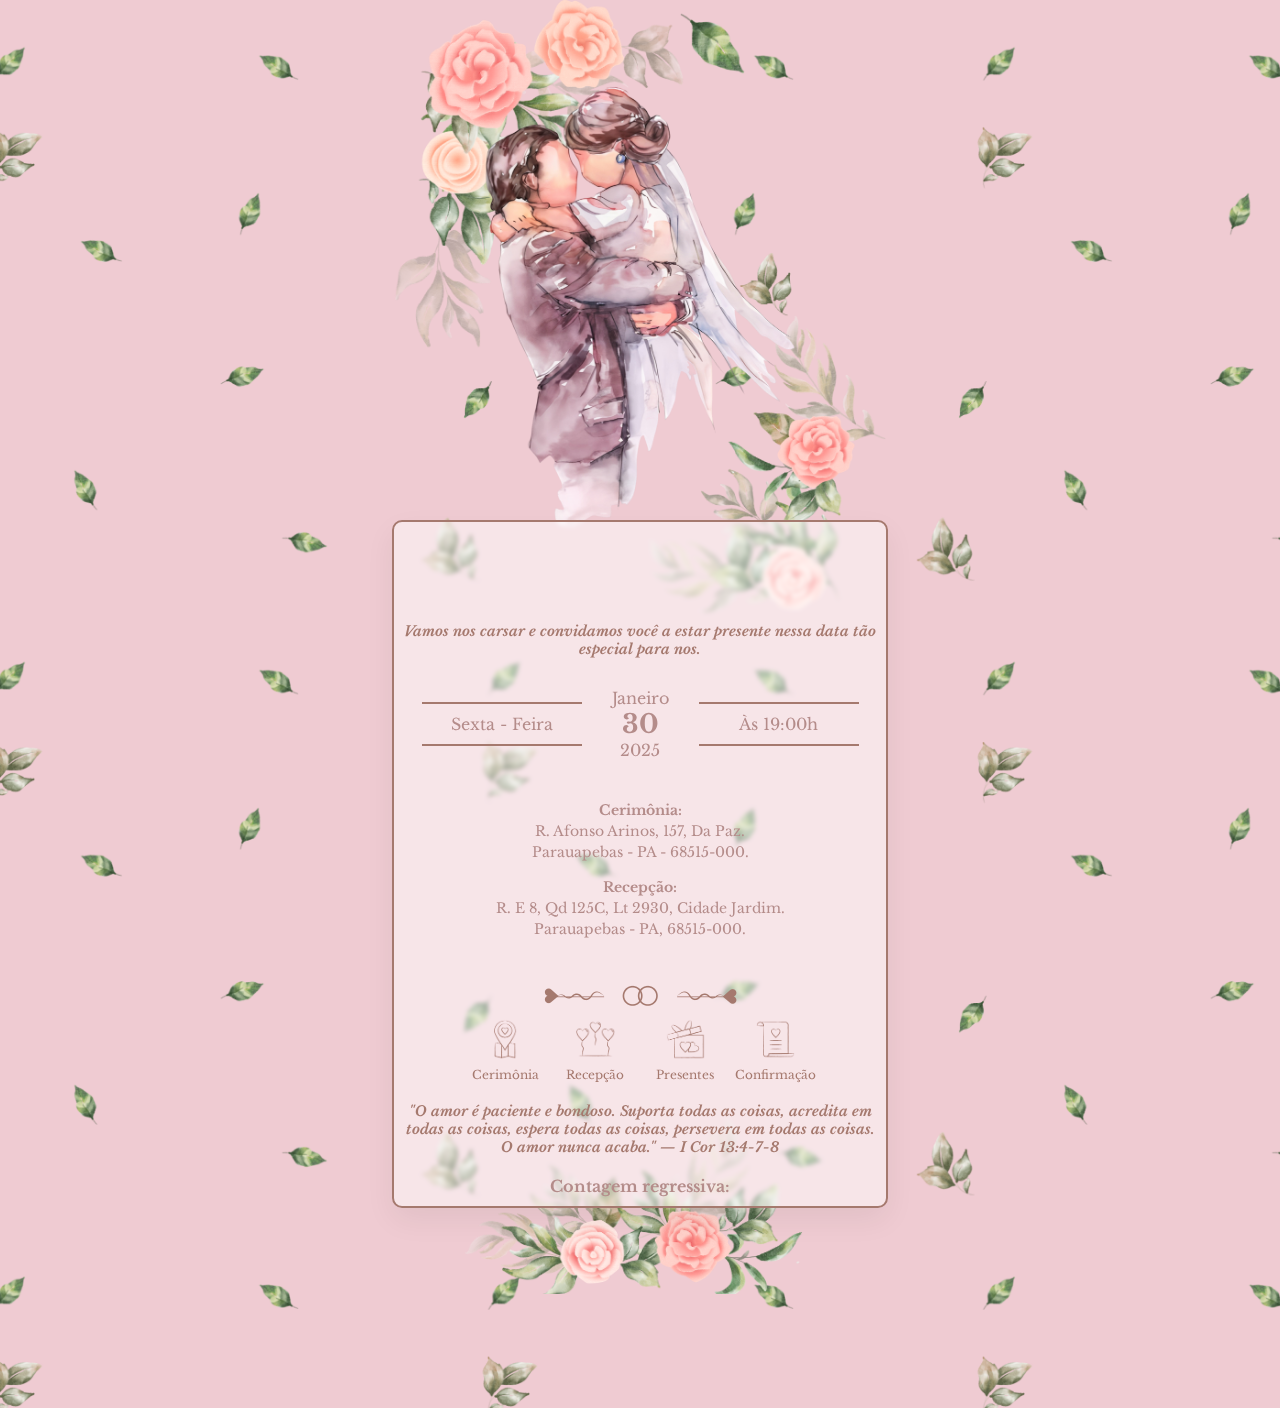
<file: index.html>
<!DOCTYPE html>
<html lang="en">

<head>
  <meta charset="UTF-8">
  <meta name="viewport" content="width=device-width, initial-scale=1.0">
  <link rel="preconnect" href="https://fonts.googleapis.com">
  <link rel="preconnect" href="https://fonts.gstatic.com" crossorigin>
  <link href="https://fonts.googleapis.com/css2?family=Great+Vibes&family=Libre+Baskerville:wght@400;700&display=swap" rel="stylesheet">
  <link href="style.css" rel="stylesheet">
  <title>Convite de Casamento — Patrícia & Matheus</title>
</head>

<body>

  <header>
  </header>

  <main>

    <div class="box">
      <h1 class="fade-in zoom">Patrícia & Matheus</h1>

      <p class="verse">Vamos nos carsar e convidamos você a estar presente nessa data tão especial para nos.</p>

      <div class="date-box">
        <div class="date">
          <span>Sexta - Feira</span>
        </div>
        <div class="day">
          </span>Janeiro</span>
          <strong>30</strong>
          <span>2025</span>
        </div>
        <div class="date">
          <span>Às 19:00h</span>
        </div>
      </div>

      <div class="info">
        <p><strong>Cerimônia:</strong><br>R. Afonso Arinos, 157, Da Paz. <br> Parauapebas - PA - 68515-000.</p>
        <p><strong>Recepção:</strong><br>R. E 8, Qd 125C, Lt 2930, Cidade Jardim. <br> Parauapebas - PA, 68515-000.</p>
      </div>

      <div class="sep"><!-- Imagem de separação de icones icones --></div>

      <div class="icons">
        <!-- https://maps.app.goo.gl/iTXWbjFsSzmAhUM29 -->
        <a href="cermonia.html" class="icon">
          <div class="cerim"><!-- Icone da localização da Cerimonia --></div>Cerimônia
        </a>
        <a href="recepcao.html" class="icon">
          <div class="recep"><!-- Icone da localização da Recepção --></div>Recepção
        </a>
        <a href="https://noivos.casar.com/matheus-patricia" class="icon">
          <div class="list"><!-- Icone da lista de Presentes --></div>Presentes
        </a>
        <a href="form.html" class="icon">
          <div class="confirm"><!-- Icone da lista de Confirmação --></div>Confirmação
        </a>
        <!-- <a href="#" class="icon">Pix</a> -->

      </div>

      <p class="verse">
        "O amor é paciente e bondoso. Suporta todas as coisas, acredita em todas as coisas, espera todas as coisas,
        persevera em todas as coisas. O amor nunca acaba." — I Cor 13:4-7-8
      </p>

      <div class="contagem">
        <p class="cont">Contagem regressiva:</p>
        <div class="countdown" id="timer">
        </div>
      </div>

    </div>

    
    
  </main>

  <footer>
  </footer>
<script src="script.js"></script>
</body>


</html>
</file>
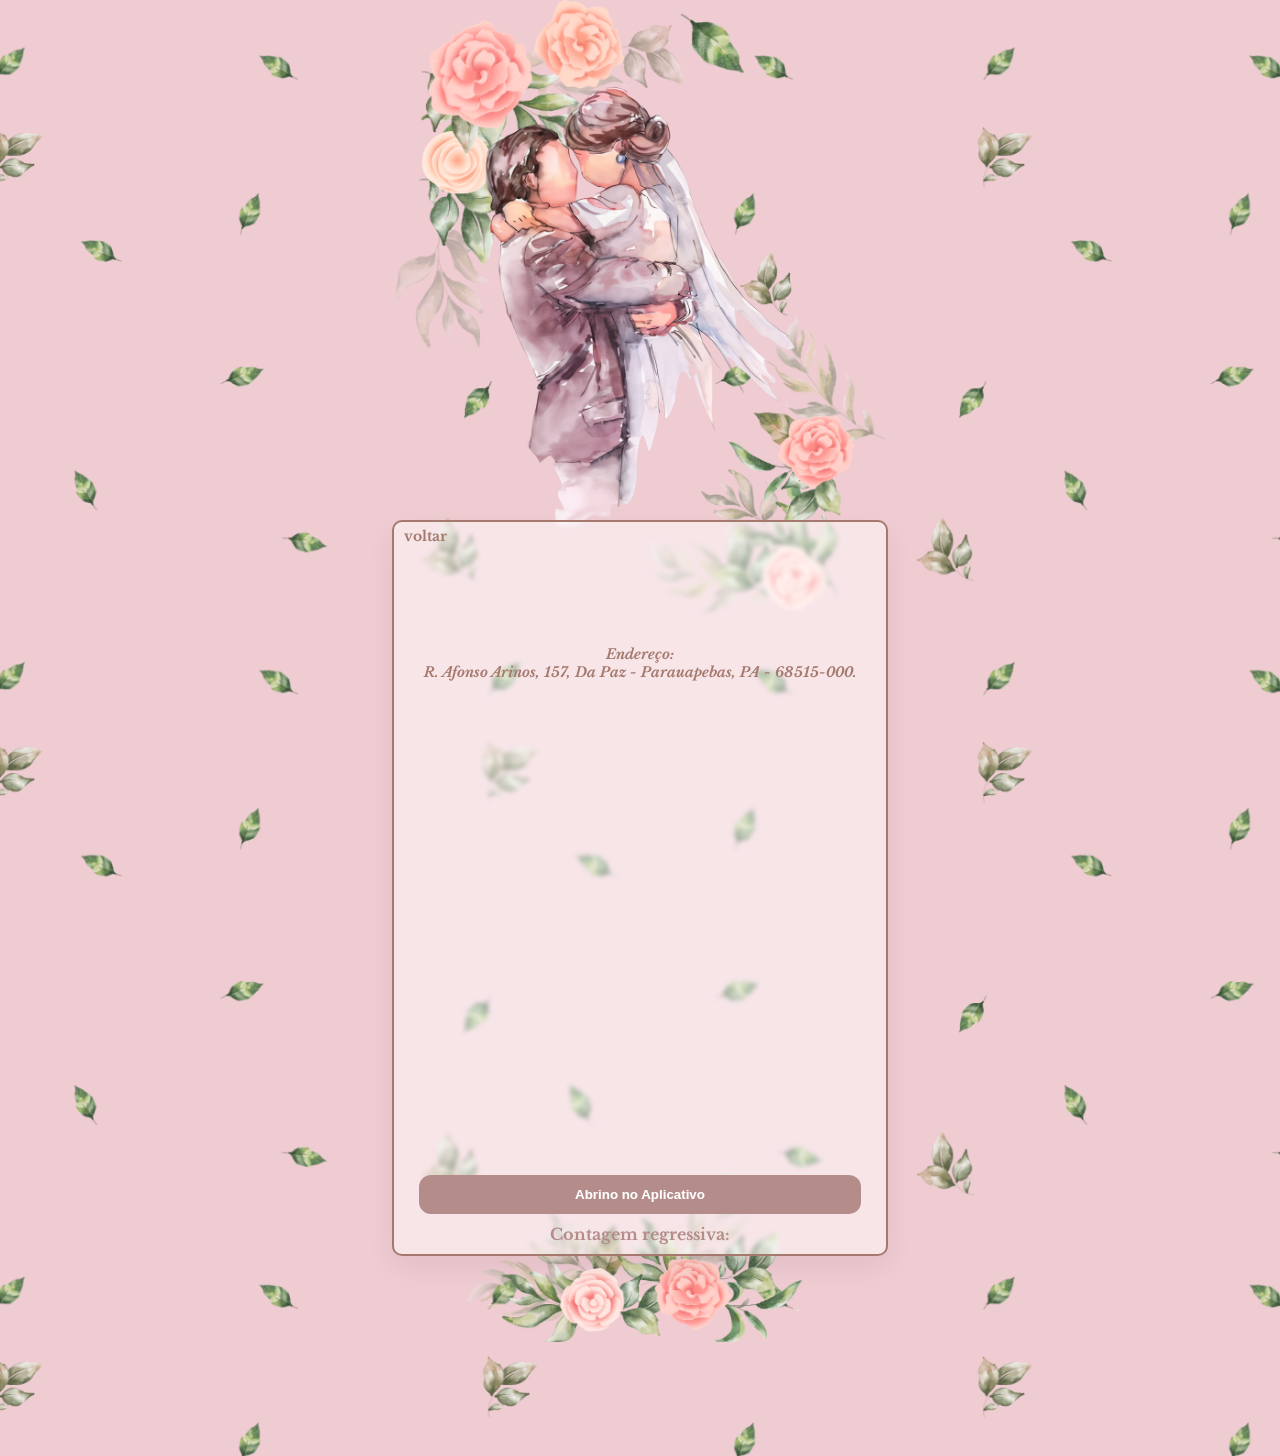
<file: cermonia.html>
<!DOCTYPE html>
<html lang="en">

<head>
  <meta charset="UTF-8">
  <meta name="viewport" content="width=device-width, initial-scale=1.0">
  <link rel="preconnect" href="https://fonts.googleapis.com">
  <link rel="preconnect" href="https://fonts.gstatic.com" crossorigin>
  <link href="https://fonts.googleapis.com/css2?family=Great+Vibes&family=Libre+Baskerville:wght@400;700&display=swap" rel="stylesheet">
  <link href="style.css" rel="stylesheet">
  <title>Convite de Casamento — Matheus & Patrícia</title>
</head>

<body>

<header>
</header>

<main>
    <div class="box">

        <a href="index.html" class="back">voltar</a>  

        <h1 class="fade-in zoom">Localização da Cerimônia</h1>
        <p class="verse">Endereço: <br>
            R. Afonso Arinos, 157, Da Paz - Parauapebas, PA - 68515-000.</p>

        <iframe class="frame"
            src="https://www.google.com/maps/embed?pb=!1m14!1m8!1m3!1d495.9187574656263!2d-49.8905521!3d-6.0834482!3m2!1i1024!2i768!4f13.1!3m3!1m2!1s0x92dd519523b8fb79%3A0x72c524d7237fddd0!2sSal%C3%A3o%20do%20Reino%20das%20Testemunhas%20de%20Jeov%C3%A1!5e0!3m2!1spt-BR!2sbr!4v1755284724655!5m2!1spt-BR!2sbr" 
            width="90%" 
            height="450" 
            style="border:0;" 
            allowfullscreen="none" 
            loading="lazy"
            referrerpolicy="no-referrer-when-downgrade">
        </iframe>




        <br>
        <button id="bnt.app" type="button">Abrino no Aplicativo</button> 

        <script>

            document.getElementById('bnt.app').addEventListener('click', () => {
            window.location.href = 'https://maps.app.goo.gl/iTXWbjFsSzmAhUM29';
            });

        </script>


        <div class="contagem">
        <p class="cont">Contagem regressiva:</p>
        <div class="countdown" id="timer">
        </div>
         </div>

    </div>
</main>

<footer>
</footer>

<script src="script.js"></script>
</body>
</html>
</file>
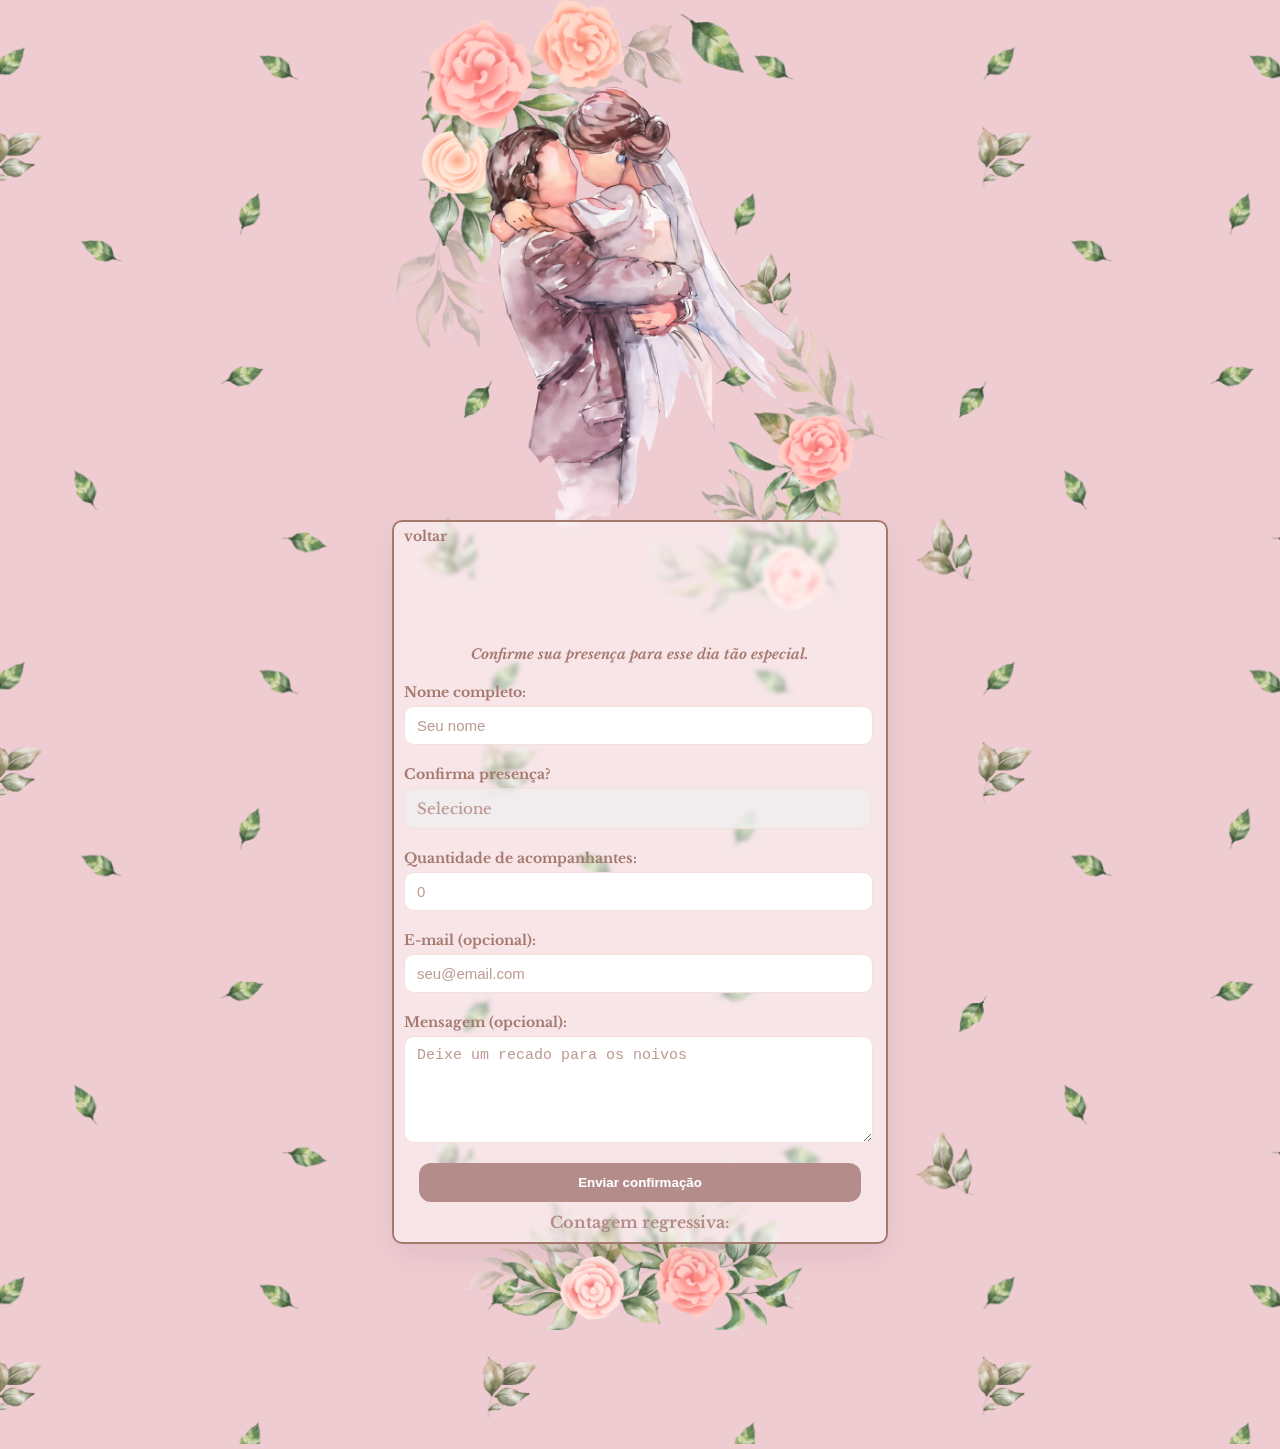
<file: form.html>
<!DOCTYPE html>
<html lang="en">
<head>
    <meta charset="UTF-8">
    <meta name="viewport" content="width=device-width, initial-scale=1.0">
    <link rel="preconnect" href="https://fonts.googleapis.com">
    <link rel="preconnect" href="https://fonts.gstatic.com" crossorigin>
    <link href="https://fonts.googleapis.com/css2?family=Great+Vibes&family=Libre+Baskerville:wght@400;700&display=swap" rel="stylesheet">
    <link rel="stylesheet" href="style.css">
    <title>Confirmação de presença</title>
</head>
<body>
    
<header>
</header>

<main>
    <div class="box">

    <a href="index.html" class="back">voltar</a>    

    <h1 class="fade-in zoom">Confirmação</h1>
    <p class="verse" id="verse">Confirme sua presença para esse dia tão especial.</p>

        <form id="rsvp-form" autocomplete="on" novalidate>

            <label for="nome">Nome completo:</label>
            <input id="nome" name="nome" type="text" required placeholder="Seu nome">

            <label for="confirmacao">Confirma presença?</label>
            <select id="confirmacao" name="confirmacao" required>
                <option value="">Selecione</option>
                <option value="Sim">Sim</option>
                <option value="Não">Não</option>
                <option value="Talvez">Talvez</option>
            </select>

            <label for="qtd">Quantidade de acompanhantes:</label>
            <input id="qtd" name="qtd" type="number" min="0" step="1" placeholder="0">

            <label for="email">E-mail (opcional):</label>
            <input id="email" name="email" type="email" placeholder="seu@email.com">

            <label for="mensagem">Mensagem (opcional):</label>
            <textarea id="mensagem" name="mensagem" rows="5" placeholder="Deixe um recado para os noivos"></textarea>

            <button id="btn-enviar" type="submit">Enviar confirmação</button>
            <div id="form-erro" role="alert" style="display:none;margin-top:8px;">Houve um erro. Tente novamente.</div>

        </form>

        <div id="success" style="display:none;text-align:center;">
            <p style="font-family:'Great Vibes',cursive;font-size:28px;margin:0 0 6px;">💖 Obrigado!</p>
            <p style="margin:0 0 16px;">Sua confirmação foi registrada com sucesso.</p>
            <button id="voltar-topo" type="button">Voltar ao início</button> 
        </div>

        <div class="contagem">
        <p class="cont">Contagem regressiva:</p>
        <div class="countdown" id="timer">
        </div>
      </div>

    </div>

</main>

<footer>
</footer>

<script src="form-script.js"></script>
<script src="script.js"></script>
</body>
</html>
</file>
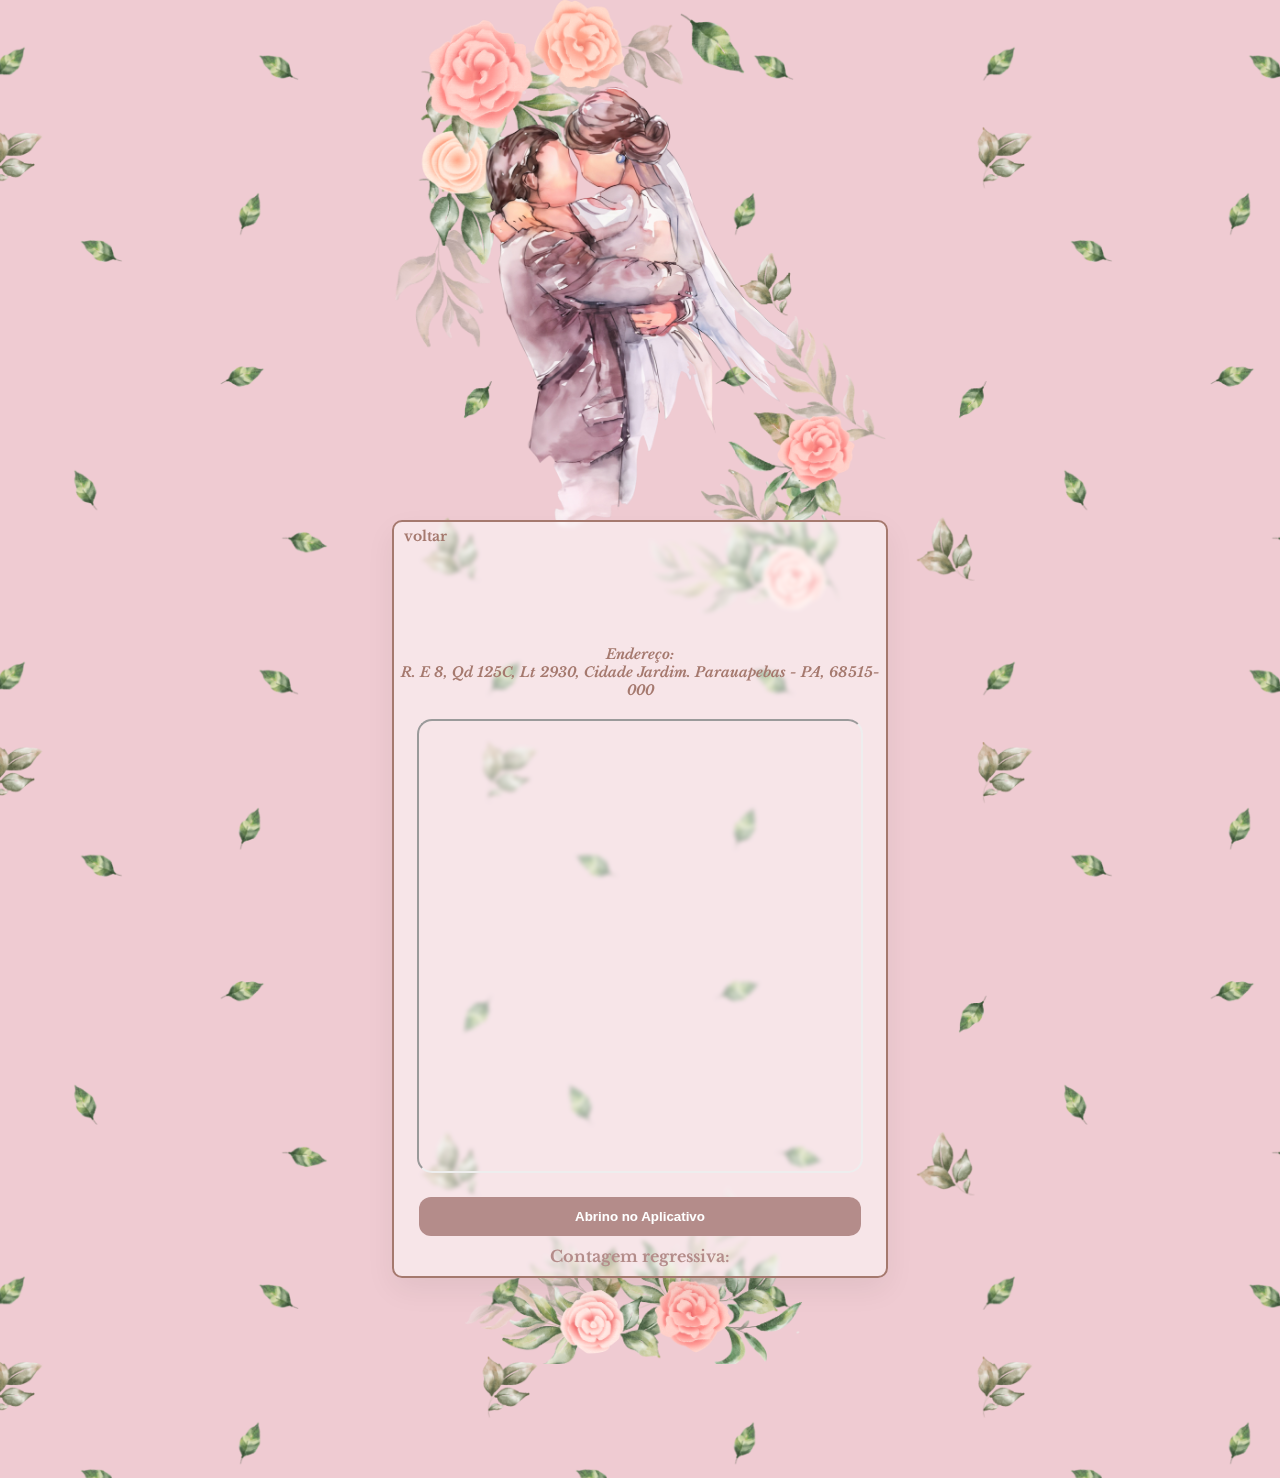
<file: recepcao.html>
<!DOCTYPE html>
<html lang="en">

<head>
  <meta charset="UTF-8">
  <meta name="viewport" content="width=device-width, initial-scale=1.0">
  <link rel="preconnect" href="https://fonts.googleapis.com">
  <link rel="preconnect" href="https://fonts.gstatic.com" crossorigin>
  <link href="https://fonts.googleapis.com/css2?family=Great+Vibes&family=Libre+Baskerville:wght@400;700&display=swap" rel="stylesheet">
  <link rel="stylesheet" href="style.css">
  <title>Convite de Casamento — Matheus & Patrícia</title>
</head>

<body>

<header>
</header>

<main>
    <div class="box">

        <a href="index.html" class="back">voltar</a>  

        <h1 class="fade-in zoom">Localização da Recepção</h1>
        <p class="verse">Endereço: <br>
            R. E 8, Qd 125C, Lt 2930, Cidade Jardim. Parauapebas - PA, 68515-000</p>

        <iframe class="frame"
            src="https://www.google.com/maps/embed?pb=!1m18!1m12!1m3!1d3967.417789793486!2d-49.867976824087556!3d-6.074263459604808!2m3!1f0!2f0!3f0!3m2!1i1024!2i768!4f13.1!3m3!1m2!1s0x92dd519d6a1c8565%3A0x7d1a76d9a02b619d!2sBahamas%20Espa%C3%A7o%20para%20Eventos!5e0!3m2!1spt-BR!2sbr!4v1760968331228!5m2!1spt-BR!2sbr" 
            width="90%" 
            height="450" 
            allowfullscreen="none" 
            loading="lazy"
            referrerpolicy="no-referrer-when-downgrade">
        </iframe>
        <br>
        <button id="bnt.app" type="button">Abrino no Aplicativo</button> 

        <script>

            document.getElementById('bnt.app').addEventListener('click', () => {
              window.location.href = 'google.maps://?q=-6.074140, -49.865397';
              
              setTimeout(() => {
                window.location.href = 'https://google.com/maps?q=-6.074140, -49.865397';
                }, 300);            
              });
        </script>

        <div class="contagem">
        <p class="cont">Contagem regressiva:</p>
        <div class="countdown" id="timer">
        </div>
      </div>

    </div>
</main>

<footer>
</footer>

<script src="script.js"></script>
</body>

</html>
</file>
<file: style.css>
:root {
  /* Cor Rose Gold */
  --cor01: #a5796e;
  --cor02: #dcb4a8;
  --cor03: #f2e0dc;
  --cor04: #b48c8a;
  --cor05: #d8a5a1;

  /*Tamanhos icones clicaveis*/
  --icon-w: 90px;
  --icon-h: 55px;
}

/*-----------------------> corpo das paginas <-----------------------*/

body {
  margin: 0;
  padding: 0 !important;
  font-family: 'Libre Baskerville', serif;
  background: url('img/fundo.png')  center top;
  background-size:495px;
  color: var(--cor04);
  text-align: center;
  padding: 20px;
  background-color: #b0002034;
}
header{
background: url('img/bg.png') no-repeat center top;
background-size: 495px;
height: 620px;
}
main{
margin-top: -100px;
background-size: 550px;
}

footer{
background: url('img/moldura.png') no-repeat center top;
background-size: 500px;
height: 300px;
margin-top: -100px;
}

.box {
  max-width: 492px;
  margin: 0 auto;
  border: 2px solid var(--cor01);
  border-radius: 10px;
  background: #ffffff7e;
  backdrop-filter: blur(2px);
  box-shadow: 0 12px 30px rgba(0,0,0,.06);
}

.back{
  text-decoration: none;
  color: var(--cor01);
  text-align: justify;
  display: block;
  font-weight: 700;
  font-size: 14px;
  margin: 5px 10px 0px;
  text-align: left
}
.cont{
  margin: 0px;
}
.contagem{
  margin-bottom: 10px;
  font-weight: 700;
}

/*-----------------------> Pagina inicial <-----------------------*/

.verse {
  font-style: italic;
  font-size: 14px;
  max-width: 480px;
  margin: 0 auto 20px;
  color: var(--cor01);
  font-weight: 700;
}

h1 {
  font-family: 'Great Vibes', cursive;
  font-size: 48px;
  margin: 10px 0 30px;
  color: var(--cor01);
  word-spacing: 10px;
}

.date-box {
  display: flex;
  justify-content: center;
  align-items: center;
  gap: 30px;
  font-size: 16px;
  margin-bottom: 30px;
}

.date, .time {
  border-top: 2px solid var(--cor01);
  border-bottom: 2px solid var(--cor01);
  padding: 10px 20px;
  width: 120px;
}

.date strong,
.time strong {
  display: block;
  font-size: 26px;
}

.day {
  padding: 10px 0px;
}

.day strong {
  display: block;
  font-size: 26px;
}

.info {
  max-width: 500px;
  margin: 0 auto 40px;
  font-size: 14px;
  line-height: 1.5;
}

.icons {
  display: flex;
  justify-content: center;
  flex-wrap: wrap;
  margin-bottom: 20px;

}

.icon {
  display: flex;
  flex-direction: column;
  text-decoration: none;
  color: var(--cor01);
  font-size: 12px;
}

.sep {
  height: 32px;
  background-color: var(--cor01);
  -webkit-mask: url('img/linha.png') no-repeat center / contain;
  mask: url('img/linha.png') no-repeat center / contain;
}

.cerim {
  width: var(--icon-w);
  height: var(--icon-h);
  background-color: var(--cor01);
  -webkit-mask: url('img/Local.png') no-repeat center / contain;
  mask: url('img/Local.png') no-repeat center / contain;
}

.recep {
  width: var(--icon-w);
  height: var(--icon-h);
  background-color: var(--cor01);
  -webkit-mask: url('img/Recepcao.png') no-repeat center / contain;
  mask: url('img/Recepcao.png') no-repeat center / contain;
}

.list {
  width: var(--icon-w);
  height: var(--icon-h);
  background-color: var(--cor01);
  -webkit-mask: url('img/Presente.png') no-repeat center / contain;
  mask: url('img/Presente.png') no-repeat center / contain;
}

.confirm {
  width: var(--icon-w);
  height: var(--icon-h);
  background-color: var(--cor01);
  -webkit-mask: url('img/Lista.png') no-repeat center / contain;
  mask: url('img/Lista.png') no-repeat center / contain;
}

/* -----------------------> Formulario de confirmação <----------------------- */

.box label {
  display: block;
  font-weight: 700;
  font-size: 14px;
  margin: 20px 10px 5px;
  text-align: left;
  color: var(--cor01);
}
.box input{
  display:block;
  width: 90%;
  padding: 10px 12px;
  border-radius: 10px;
  border: 1px solid var(--cor03);
  font-size: 15px;
  margin: 5px 10px;

}

.box select {
  display:block;
  width: 95%;
  padding: 10px 12px;
  border-radius: 10px;
  border: 1px solid var(--cor03);
  color: var(--cor01);
  opacity: 75%;
  font-size: 15px;
  margin: 5px 10px;
  appearance: none;
  font-family: 'Libre Baskerville', serif;

}

.box select option {
  color: var(--cor01);
  opacity: 75%;
  font-family: 'Libre Baskerville', serif;
  outline: none;
  box-shadow: none;

}

.box textarea {
  display:block;
  width: 90%;
  padding: 10px 12px;
  border-radius: 10px;
  border: 1px solid var(--cor03);
  font-size: 15px;
  margin: 5px 10px;

}

.box input::placeholder, .box textarea::placeholder {
  color: var(--cor01);
  opacity: 75%; 
}

.box button {
  display:block;
  width: 90%;
  margin: 20px auto 10px;
  padding: 12px 14px;
  border-radius: 12px;
  border: 0;
  background: var(--cor04);
  color: white;
  font-weight: 700;
  cursor: pointer;
}

.box button:hover{
background: var(--cor01);;
}

.form button:disabled { 
  opacity: .6; 
  cursor: wait; 
}

#form-erro { 
  color: #b00020;
  margin-bottom: 10px; 
}

/*------------------------------> Localizações <------------------------- */
.frame{
  border-radius: 15px;
  
}
/* -----------------------------> efeitos <----------------------------- */

.fade-in {
  opacity: 0;
  animation: fadeIn 1s forwards;
}

@keyframes fadeIn {
  to { opacity: 1; }
}

/* Slide-in de baixo */
.slide-up {
  transform: translateY(20px);
  opacity: 0;
  animation: slideUp 1s forwards;
}

@keyframes slideUp {
  to {
    transform: translateY(0);
    opacity: 1;
  }
}

/* Zoom suave */
.zoom {
  transform: scale(0.9);
  opacity: 0;
  animation: zoomIn 1s forwards;
}

@keyframes zoomIn {
  to {
    transform: scale(1);
    opacity: 1;
  }
}

/* Loader (bolinha girando) */

.loader {
  display: inline-block;
  width: 16px;
  height: 16px;
  border: 3px solid rgba(255, 255, 255, 0.6);
  border-top-color: white;
  border-radius: 50%;
  animation: spin 1s linear infinite;
  vertical-align: middle;
  margin-right: 8px
}

@keyframes spin {
  to { transform: rotate(360deg); }

}
</file>
